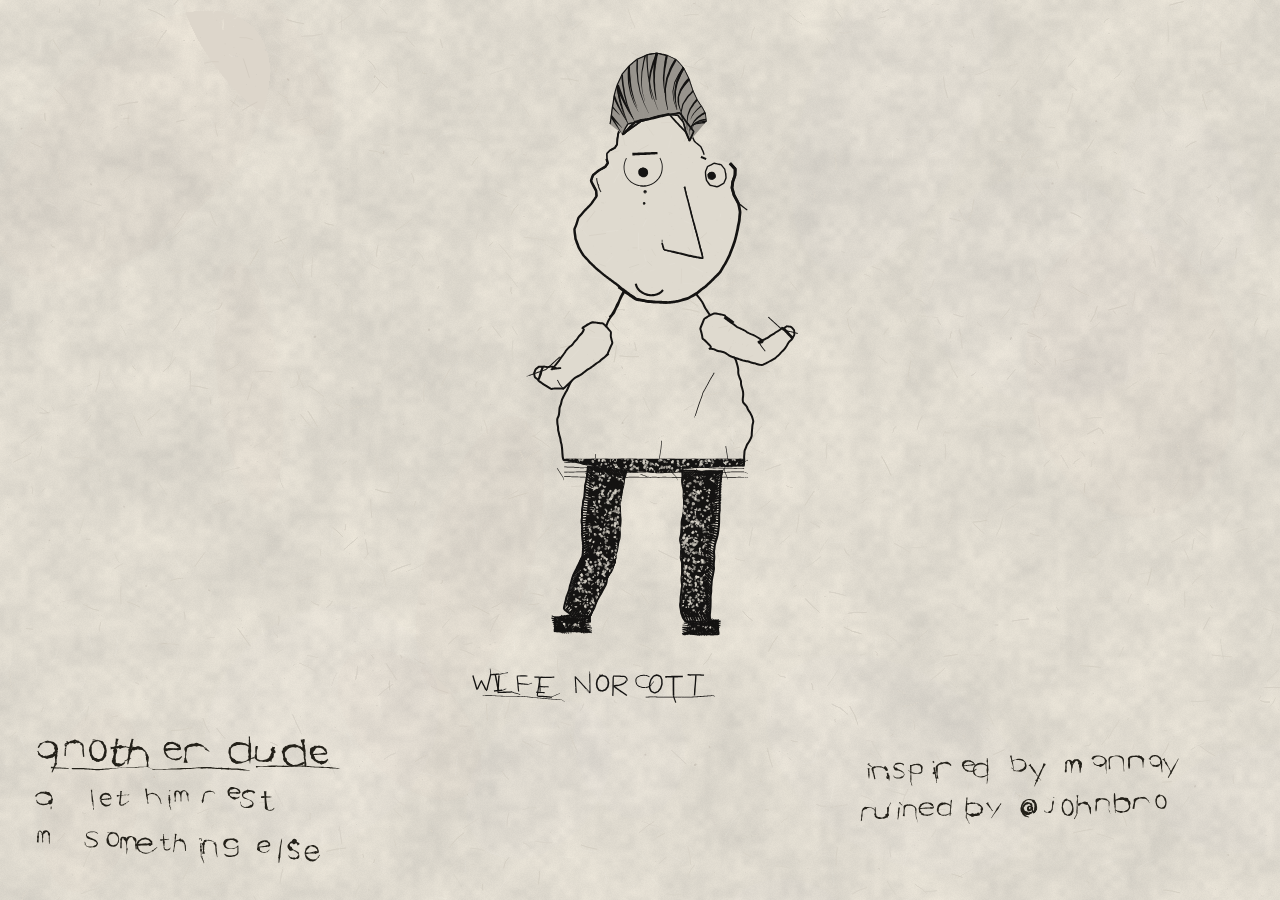
<file: index.html>
<!DOCTYPE html>
<html lang="en">
<head>
  <meta charset="UTF-8" />
  <meta name="viewport" content="width=device-width, initial-scale=1, viewport-fit=cover" />
  <title>a dude</title>
  <meta name="description" content="Click a button, get a doodle dude. Canvas 2D faces pinned to a 3D skull." />
  <meta property="og:title" content="a dude" />
  <meta property="og:description" content="Click a button, get a doodle dude." />
  <meta property="og:type" content="website" />
  <meta property="og:url" content="https://johnbr0phy.github.io/faces/" />
  <meta property="og:image" content="https://johnbr0phy.github.io/faces/og.jpg" />
  <meta name="twitter:card" content="summary_large_image" />
  <meta name="twitter:image" content="https://johnbr0phy.github.io/faces/og.jpg" />
  <link rel="stylesheet" href="styles.css" />
</head>
<body>
  <main class="sheet">
    <span id="tally" class="sr">dude nº 1</span>
    <canvas id="page" aria-label="A doodle of a person"></canvas>
    <!-- Everything is drawn on the paper. These sit invisibly on top of where
         it is drawn, so the label is a real button and the credits are real
         links without anything being typeset. -->
    <button id="another" type="button" aria-label="another dude"></button>
    <a id="link-a" href="https://x.com/mannay/status/2087522034351796728" target="_blank" rel="noopener" aria-label="inspired by mannay"></a>
    <a id="link-b" href="https://x.com/johnbr0" target="_blank" rel="noopener" aria-label="ruined by @johnbr0"></a>
    <button id="move" type="button" aria-label="make him move"></button>
    <button id="motion" type="button" aria-label="give him something else to do"></button>
    <!-- A phone puts a home indicator over the bottom of the sheet. This is
         measured rather than guessed, and the footer is kept above it. -->
    <i id="safe" aria-hidden="true"></i>
  </main>
  <script src="dude.js"></script>
</body>
</html>
</file>
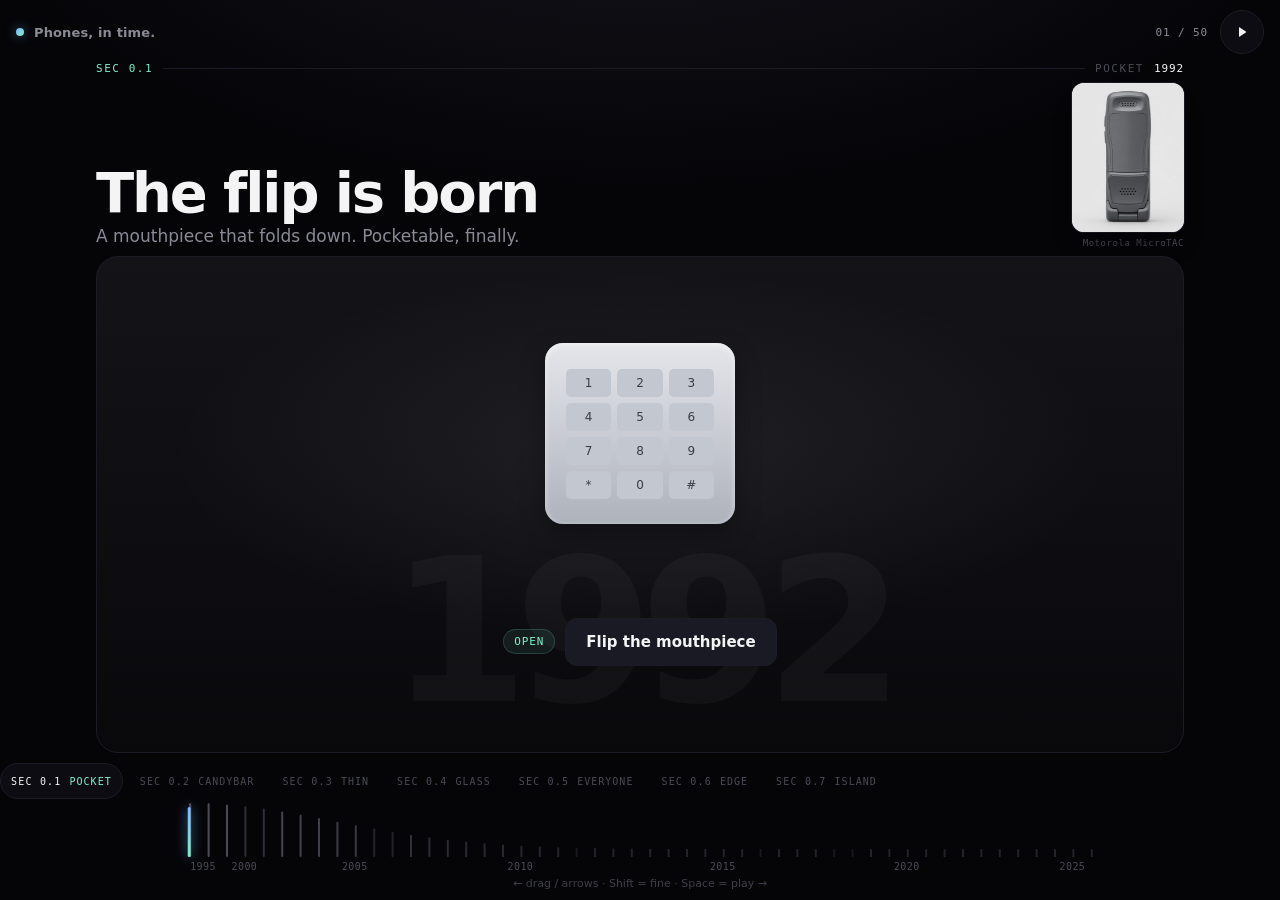
<file: phone-timeline/index.html>
<!doctype html>
<html lang="en">
<head>
  <meta charset="utf-8">
  <meta name="viewport" content="width=device-width, initial-scale=1, viewport-fit=cover">
  <meta name="theme-color" content="#050508">
  <meta name="description" content="Scrub a product story of 50 phones, 1992–2026. Each stop's signature feature is the page — play Snake, flip a RAZR, tap SpringBoard, wake the Dynamic Island.">
  <meta property="og:title" content="Phones, in time.">
  <meta property="og:description" content="A scrubbable product story of 50 phones. The demo is the page.">
  <title>Phones, in time.</title>
  <link rel="icon" href="data:image/svg+xml,%3Csvg xmlns='http://www.w3.org/2000/svg' viewBox='0 0 32 32'%3E%3Crect x='9' y='3' width='14' height='26' rx='3' fill='%23050508'/%3E%3Crect x='11' y='6' width='10' height='17' rx='1' fill='%237cb8ff'/%3E%3Ccircle cx='16' cy='26' r='1.4' fill='%23fff'/%3E%3C/svg%3E">
  <link rel="stylesheet" href="styles.css">
  <link rel="stylesheet" href="demos.css">
  <script src="phones.js"></script>
  <script src="demos.js" defer></script>
  <script src="app.js" defer></script>
</head>
<body>
  <div class="app">
    <header class="topbar">
      <div class="brand">
        <span class="brand-dot" aria-hidden="true"></span>
        <h1>Phones, in time.</h1>
      </div>
      <div class="topbar-right">
        <span class="counter" id="counter">01 / 50</span>
        <button class="play" type="button" id="play" aria-label="Play through the timeline" aria-pressed="false" title="Play / pause">
          <svg class="play-icon" viewBox="0 0 12 12" aria-hidden="true"><path d="M3 1.8a.5.5 0 0 1 .8-.4l6 4.1a.6.6 0 0 1 0 1l-6 4.1a.5.5 0 0 1-.8-.4Z"/></svg>
          <svg class="pause-icon" viewBox="0 0 12 12" aria-hidden="true"><rect x="2.7" y="2" width="2.2" height="8" rx=".6"/><rect x="7.1" y="2" width="2.2" height="8" rx=".6"/></svg>
        </button>
      </div>
    </header>

    <main>
      <section class="beat" aria-live="off">
        <div class="story" id="story">
          <div class="story-kicker">
            <span class="sec" id="sec">SEC 0.1</span>
            <span class="story-rule" aria-hidden="true"></span>
            <span class="chapter-name" id="chapter">POCKET</span>
            <span class="year" id="year">1992</span>
          </div>
          <div class="story-row">
            <div class="story-copy">
              <h2 class="headline" id="headline">The flip is born</h2>
              <p class="eli5" id="eli5">A mouthpiece that folds down. Pocketable, finally.</p>
            </div>
            <figure class="specimen" id="specimen">
              <div class="specimen-frame" aria-label="Phone specimen">
                <div class="hero-stack" id="hero-stack" aria-hidden="true"></div>
              </div>
              <figcaption>
                <span class="specimen-name" id="name">Motorola MicroTAC</span>
              </figcaption>
            </figure>
          </div>
        </div>

        <div class="demo-hero" id="demo-hero" data-demo="flip_mouthpiece">
          <div class="year-ghost" id="year-ghost" aria-hidden="true">1992</div>
          <div class="demo-stage" id="demo" role="group" aria-label="Interactive feature demo"></div>
        </div>
      </section>

      <nav class="chapters" id="chapters" aria-label="Eras"></nav>

      <div class="timeline">
        <div class="ruler" id="ruler" role="slider" tabindex="0"
             aria-label="Phone timeline, 1992 to 2026"
             aria-valuemin="0" aria-valuemax="49" aria-valuenow="0"
             aria-valuetext="Motorola MicroTAC, 1992, 1 of 50"
             aria-orientation="horizontal" aria-describedby="timeline-instructions">
          <div class="tick-viewport" id="ticks" aria-hidden="true"></div>
          <div class="decades" id="decades" aria-hidden="true"></div>
          <div class="playhead" id="playhead" aria-hidden="true"></div>
        </div>
        <div class="scrub-hint" aria-hidden="true">
          <span>&#8592; drag / arrows &middot; Shift = fine &middot; Space = play &#8594;</span>
        </div>
      </div>
    </main>

    <p id="timeline-instructions" class="sr-only">Click or drag along the timeline to choose a phone. Left and Right arrow keys change phones. Hold Shift for finer steps. Press Home for the first phone, End for the last, or Space to play or pause.</p>
    <p id="announcement" class="sr-only" role="status" aria-live="polite" aria-atomic="true"></p>
    <noscript><p class="no-script">Enable JavaScript to scrub through 50 phones and their live demos.</p></noscript>
  </div>
</body>
</html>
</file>
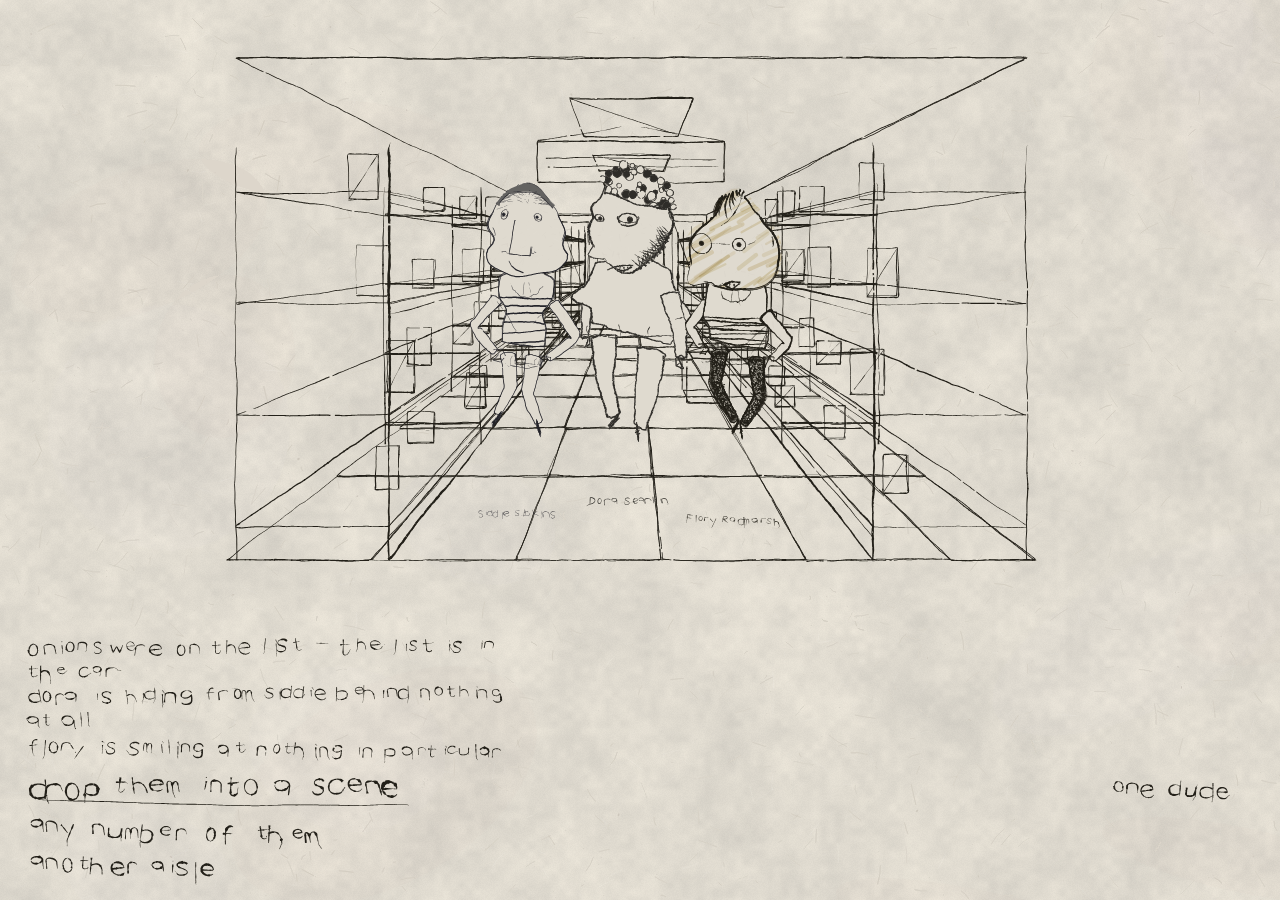
<file: aisle.html>
<!DOCTYPE html>
<html lang="en">
<head>
  <meta charset="UTF-8" />
  <meta name="viewport" content="width=device-width, initial-scale=1, viewport-fit=cover" />
  <title>the weekly shop</title>
  <meta name="description" content="A few dudes in an aisle. Work in progress." />
  <meta property="og:title" content="the weekly shop" />
  <meta property="og:description" content="A few dudes in an aisle. Work in progress." />
  <meta property="og:type" content="website" />
  <meta property="og:url" content="https://johnbr0phy.github.io/faces/aisle.html" />
  <meta property="og:image" content="https://johnbr0phy.github.io/faces/og.jpg" />
  <meta name="twitter:card" content="summary_large_image" />
  <meta name="twitter:image" content="https://johnbr0phy.github.io/faces/og.jpg" />
  <link rel="stylesheet" href="styles.css" />
</head>
<body>
  <main class="sheet">
    <span id="tally" class="sr">a scene</span>
    <canvas id="scene" aria-label="A doodle of people in a shop aisle"></canvas>
    <button id="drop" type="button" aria-label="drop them into a scene"></button>
    <button id="count" type="button" aria-label="how many of them"></button>
    <button id="aisle" type="button" aria-label="another aisle"></button>
    <a id="home" href="./" aria-label="one dude"></a>
    <i id="safe" aria-hidden="true"></i>
  </main>
  <script src="dude-wip.js"></script>
  <script src="scene.js"></script>
</body>
</html>
</file>
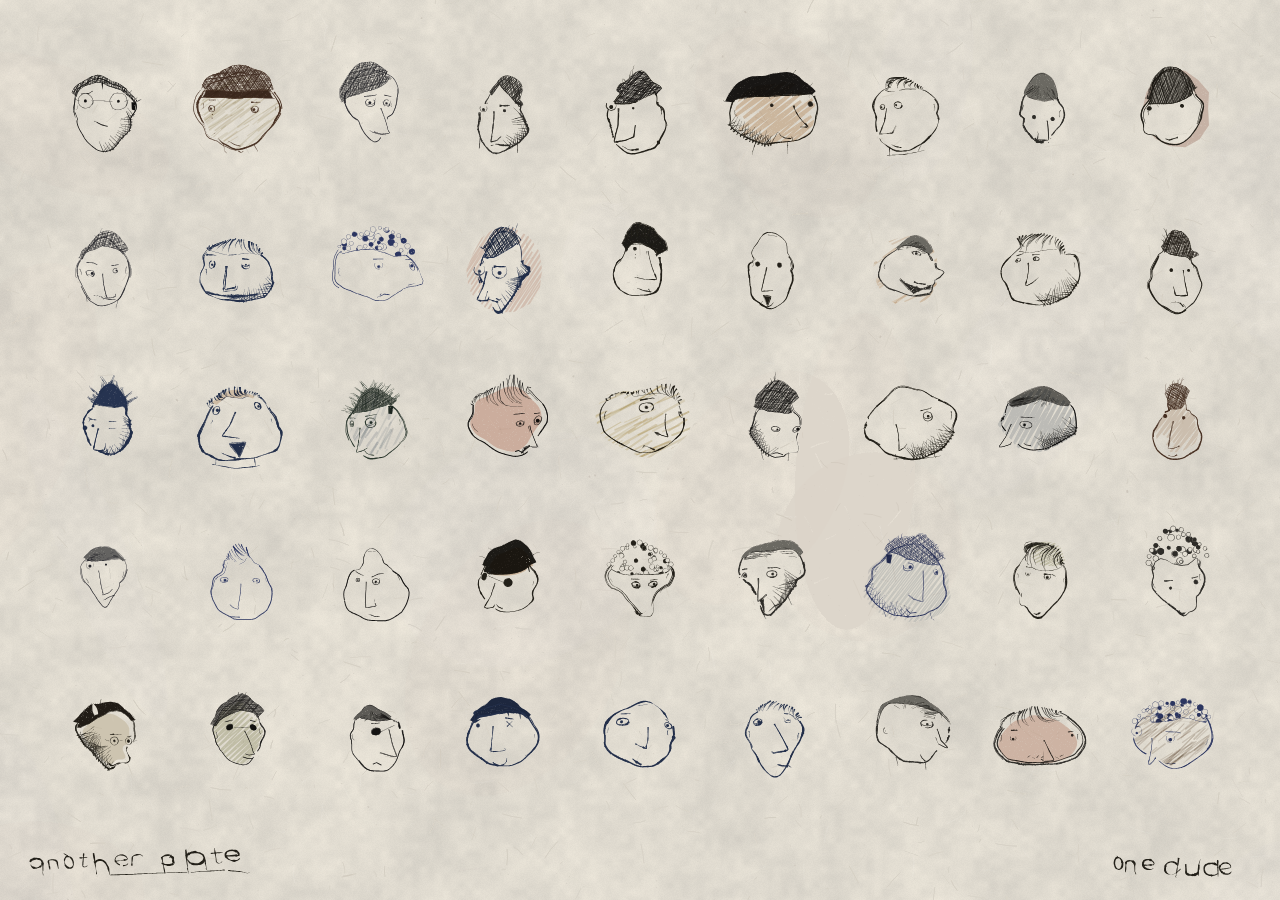
<file: plate.html>
<!DOCTYPE html>
<html lang="en">
<head>
  <meta charset="UTF-8" />
  <meta name="viewport" content="width=device-width, initial-scale=1, viewport-fit=cover" />
  <title>a plate</title>
  <meta name="description" content="A sheet of heads. Click one and they look around." />
  <meta property="og:title" content="a plate" />
  <meta property="og:description" content="A sheet of heads. Click one and they look around." />
  <meta property="og:type" content="website" />
  <meta property="og:url" content="https://johnbr0phy.github.io/faces/plate.html" />
  <meta property="og:image" content="https://johnbr0phy.github.io/faces/og.jpg" />
  <meta name="twitter:card" content="summary_large_image" />
  <meta name="twitter:image" content="https://johnbr0phy.github.io/faces/og.jpg" />
  <link rel="stylesheet" href="styles.css?v=7" />
</head>
<body>
  <main class="sheet">
    <span id="tally" class="sr">a plate of heads</span>
    <canvas id="plate" width="720" height="920" aria-label="A sheet of doodle heads. Click one and they look side to side."></canvas>
    <button id="another" type="button" aria-label="another plate"></button>
    <a id="home" href="./" aria-label="one dude"></a>
    <i id="safe" aria-hidden="true"></i>
  </main>
  <script src="dude-wip.js?v=7"></script>
  <script src="plate.js?v=7"></script>
</body>
</html>
</file>
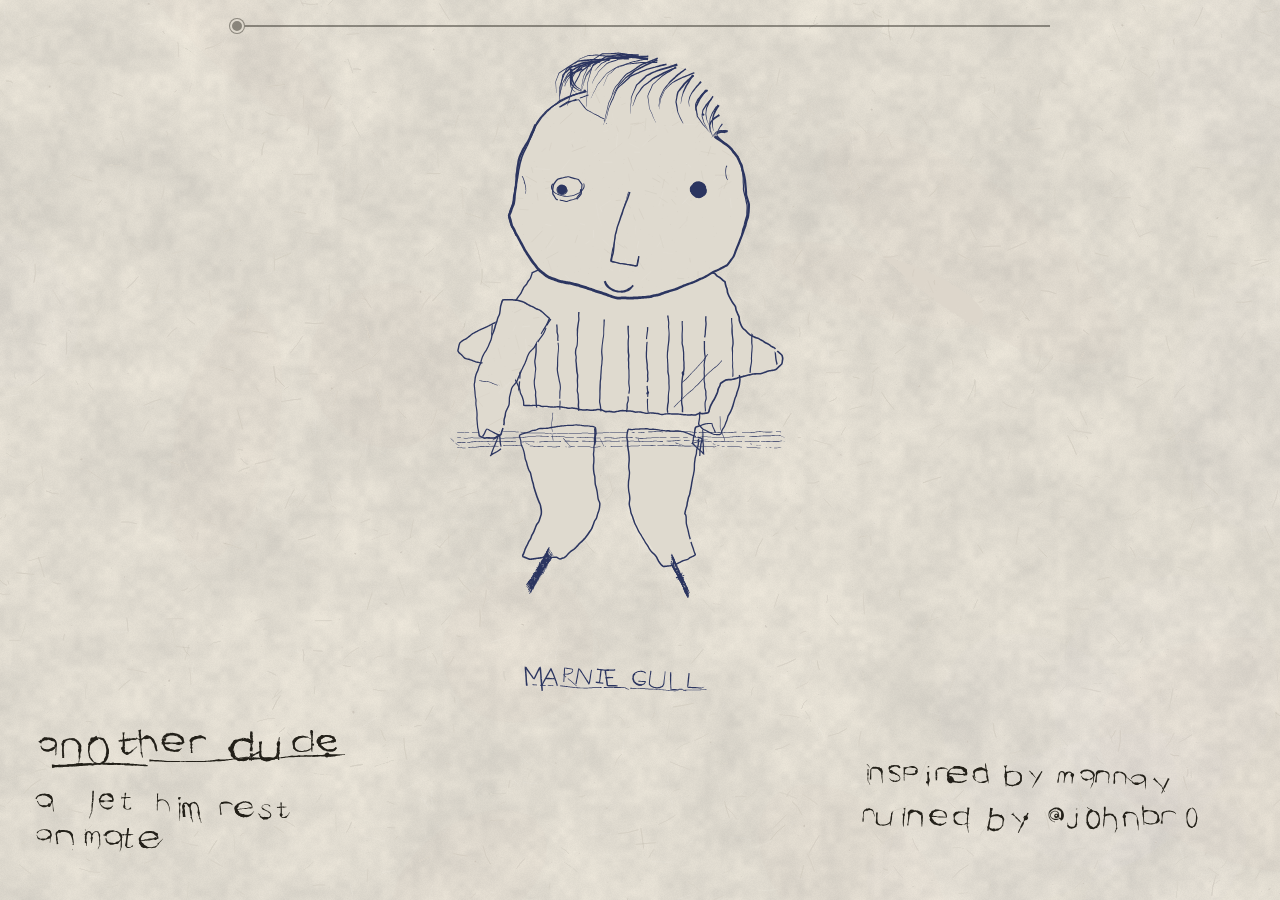
<file: v2.html>
<!DOCTYPE html>
<html lang="en">
<head>
  <meta charset="UTF-8" />
  <meta name="viewport" content="width=device-width, initial-scale=1, viewport-fit=cover" />
  <title>a dude · next</title>
  <meta name="description" content="Walking around him. A preview — not the page." />
  <meta property="og:title" content="a dude · next" />
  <meta property="og:description" content="Walking around him. A preview — not the page." />
  <meta property="og:type" content="website" />
  <meta property="og:url" content="https://johnbr0phy.github.io/faces/v2.html" />
  <meta property="og:image" content="https://johnbr0phy.github.io/faces/og.jpg" />
  <meta name="twitter:card" content="summary_large_image" />
  <meta name="twitter:image" content="https://johnbr0phy.github.io/faces/og.jpg" />
  <link rel="stylesheet" href="styles.css" />
</head>
<body>
  <main class="sheet">
    <span id="tally" class="sr">dude nº 1</span>
    <canvas id="page" aria-label="A doodle of a person, you can walk around him"></canvas>
    <button id="another" type="button" aria-label="another dude"></button>
    <a id="link-a" href="https://x.com/mannay/status/2087522034351796728" target="_blank" rel="noopener" aria-label="inspired by mannay"></a>
    <a id="link-b" href="https://x.com/johnbr0" target="_blank" rel="noopener" aria-label="ruined by @johnbr0"></a>
    <button id="move" type="button" aria-label="make him move"></button>
    <button id="motion" type="button" aria-label="give him something else to do"></button>
    <input id="spin" type="range" min="0" max="360" value="0" step="1" aria-label="spin around him" />
    <i id="safe" aria-hidden="true"></i>
  </main>
  <script src="dude-wip.js"></script>
</body>
</html>
</file>
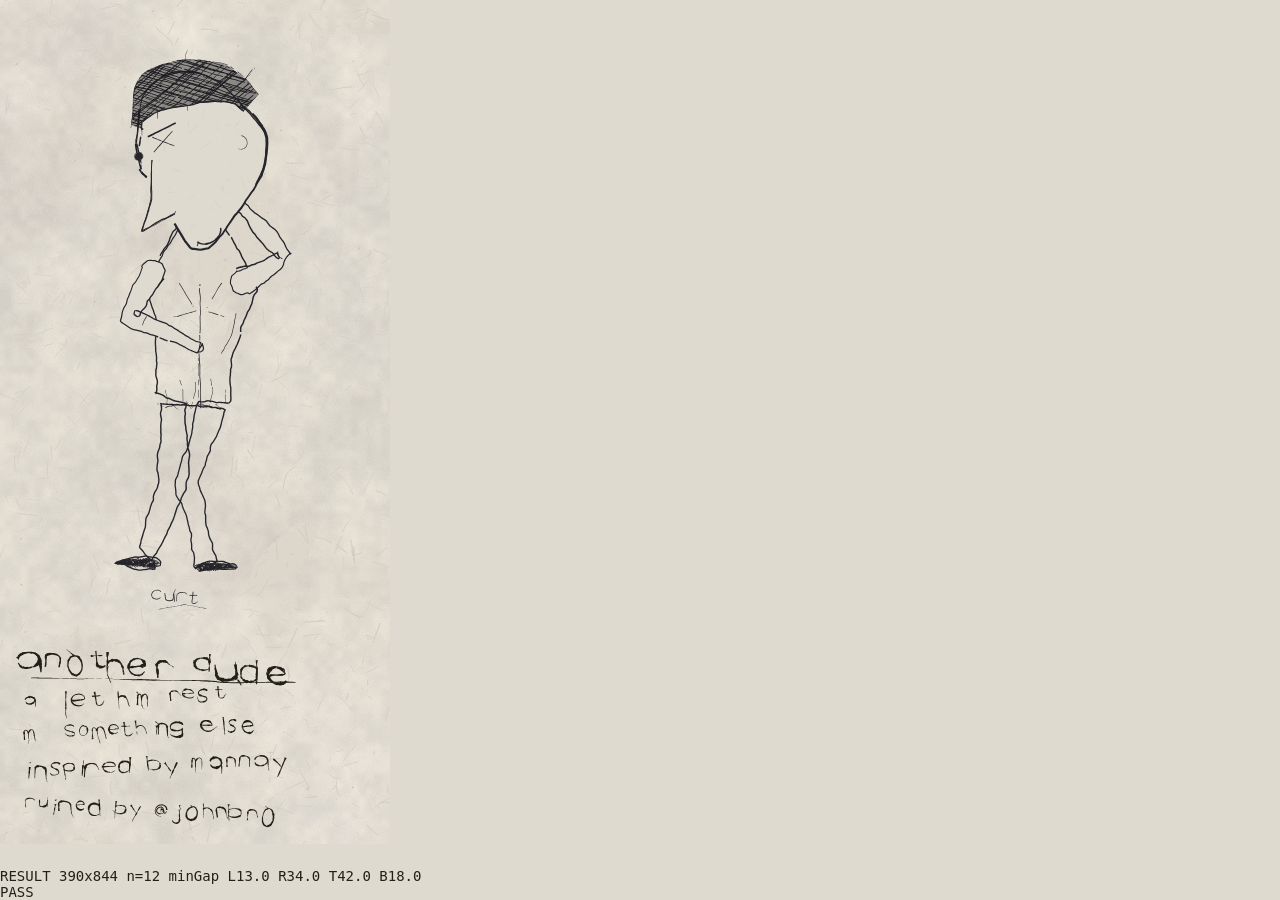
<file: scripts/fit-check.html>
<!DOCTYPE html>
<html lang="en">
<head>
  <meta charset="UTF-8" />
  <title>fit check</title>
  <link rel="stylesheet" href="../styles.css" />
  <style>html,body{overflow:visible} .sheet{width:var(--w);height:var(--h)}</style>
  <script>
    (function(){
      var q=new URLSearchParams(location.search);
      var st=document.createElement("style");
      st.textContent=":root{--w:"+(q.get("w")||390)+"px;--h:"+(q.get("h")||844)+"px}";
      document.head.appendChild(st);
    })();
  </script>
</head>
<body>
  <main class="sheet">
    <span id="tally" class="sr">dude nº 1</span>
    <canvas id="page"></canvas>
    <button id="another" type="button"></button>
    <a id="link-a" href="#"></a>
    <a id="link-b" href="#"></a>
  </main>
  <script src="../dude.js"></script>
  <script src="fit-check.js"></script>
</body>
</html>
</file>
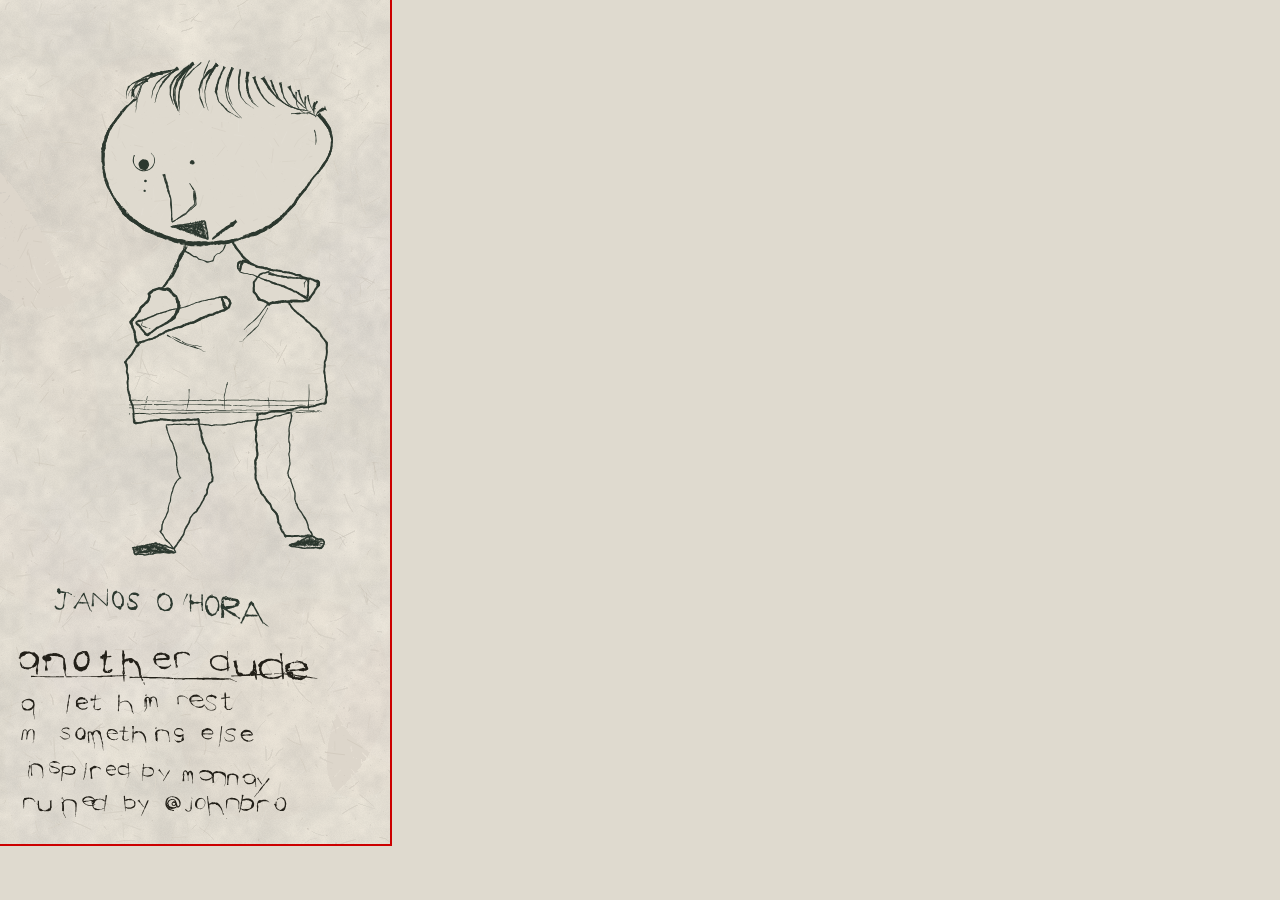
<file: scripts/sheet-size.html>
<!DOCTYPE html>
<html lang="en">
<head>
  <meta charset="UTF-8" />
  <title>a dude — size harness</title>
  <link rel="stylesheet" href="../styles.css" />
  <style>
    html,body{overflow:visible}
    .sheet{width:var(--w);height:var(--h);outline:2px solid #c00;outline-offset:0}
    body.hit #another{background:rgba(255,0,0,.30)}
    body.hit #link-a{background:rgba(0,90,255,.30)}
    body.hit #link-b{background:rgba(0,190,0,.30)}
  </style>
  <script>
    (function(){
      var q=new URLSearchParams(location.search);
      var w=q.get("w")||390, h=q.get("h")||844;
      var st=document.createElement("style");
      st.textContent=":root{--w:"+w+"px;--h:"+h+"px}";
      document.head.appendChild(st);
      if(q.get("hit")) document.addEventListener("DOMContentLoaded",function(){document.body.classList.add("hit");});
    })();
  </script>
</head>
<body>
  <main class="sheet">
    <span id="tally" class="sr">dude nº 1</span>
    <canvas id="page" aria-label="A doodle of a person"></canvas>
    <button id="another" type="button" aria-label="another dude"></button>
    <a id="link-a" href="https://x.com/mannay/status/2087522034351796728" aria-label="inspired by mannay"></a>
    <a id="link-b" href="https://x.com/johnbr0" aria-label="ruined by @johnbr0"></a>
  </main>
  <script src="../dude.js"></script>
</body>
</html>
</file>
<file: styles.css>
:root {
  --paper: #dfdacf;
  --ink: #232019;
}

* { box-sizing: border-box; }

html, body {
  margin: 0;
  height: 100%;
  background: var(--paper);
  color: var(--ink);
  overflow: hidden;
  overscroll-behavior: none;
}

.sheet {
  position: relative;
  width: 100%;
  height: 100dvh;
  background: var(--paper);
}

.sr {
  position: absolute;
  width: 1px;
  height: 1px;
  overflow: hidden;
  clip: rect(0 0 0 0);
}

#page,
#scene,
#plate,
.sheet canvas {
  display: block;
  width: 100%;
  height: 100%;
  touch-action: manipulation;
}

#plate {
  position: absolute;
  inset: 0;
  cursor: pointer;
}

/* Invisible hit areas sitting over the marks drawn on the paper. Their
   positions are set from script to match exactly where the ink landed. */
#another,
#link-a,
#link-b,
#move,
#motion,
#drop,
#count,
#aisle,
#home {
  position: absolute;
  appearance: none;
  background: transparent;
  border: 0;
  padding: 0;
  margin: 0;
  cursor: pointer;
  -webkit-tap-highlight-color: transparent;
}

/* The words themselves are ink, so a press cannot change them. A breath of
   shadow on the paper under the thumb is the whole feedback. */
#another:active,
#link-a:active,
#link-b:active,
#move:active,
#motion:active,
#drop:active,
#count:active,
#aisle:active,
#home:active { background: rgba(35, 32, 25, 0.08); }

#another:focus-visible,
#link-a:focus-visible,
#link-b:focus-visible,
#move:focus-visible,
#motion:focus-visible,
#drop:focus-visible,
#count:focus-visible,
#aisle:focus-visible,
#home:focus-visible {
  outline: 1px dashed var(--ink);
  outline-offset: 3px;
}

#spin {
  position: absolute;
  left: 18%;
  right: 18%;
  top: 12px;
  z-index: 5;
  appearance: none;
  -webkit-appearance: none;
  background: transparent;
  border: 0;
  padding: 0;
  margin: 0;
  cursor: pointer;
  height: 28px;
}
#spin::-webkit-slider-runnable-track {
  height: 2px;
  background: var(--ink);
  opacity: 0.45;
}
#spin::-moz-range-track {
  height: 2px;
  background: var(--ink);
  opacity: 0.45;
}
#spin::-webkit-slider-thumb {
  -webkit-appearance: none;
  appearance: none;
  width: 14px;
  height: 14px;
  margin-top: -6px;
  border-radius: 50%;
  background: var(--ink);
  border: 2px solid var(--paper);
  box-shadow: 0 0 0 1px var(--ink);
}
#spin::-moz-range-thumb {
  width: 14px;
  height: 14px;
  border-radius: 50%;
  background: var(--ink);
  border: 2px solid var(--paper);
  box-shadow: 0 0 0 1px var(--ink);
}
#spin:focus-visible {
  outline: 1px dashed var(--ink);
  outline-offset: 3px;
}

/* Measured, not typeset: script reads this box's height to find out how much
   of the bottom of the sheet the phone's home indicator is sitting on. */
#safe {
  position: absolute;
  left: 0;
  bottom: 0;
  width: 0;
  height: env(safe-area-inset-bottom, 0px);
  pointer-events: none;
}
</file>
<file: phone-timeline/styles.css>
*, *::before, *::after { box-sizing: border-box; }
:root {
  color-scheme: dark;
  --bg: #050508;
  --bg-2: #0c0c12;
  --panel: #101018;
  --line: #1c1c26;
  --ink: #f4f4f5;
  --muted: #8a8a96;
  --faint: #4a4a56;
  --accent: #7cb8ff;
  --mint: #7cf0c8;
  --mono: ui-monospace, "SF Mono", Menlo, Consolas, monospace;
  --sans: -apple-system, BlinkMacSystemFont, "SF Pro Text", "Helvetica Neue", system-ui, sans-serif;
  font-family: var(--sans);
  color: var(--ink);
  background: var(--bg);
}
html, body { height: 100%; }
body {
  margin: 0;
  -webkit-font-smoothing: antialiased;
  overflow: hidden;
  background: radial-gradient(1200px 640px at 50% -20%, #16161f 0%, var(--bg) 58%);
}
button, a { -webkit-tap-highlight-color: transparent; }
button { font: inherit; color: inherit; cursor: pointer; }
:focus-visible { outline: 2px solid var(--accent); outline-offset: 3px; border-radius: 6px; }
.sr-only { position: absolute; width: 1px; height: 1px; padding: 0; margin: -1px; overflow: hidden; clip: rect(0,0,0,0); white-space: nowrap; border: 0; }

.app { height: 100svh; display: flex; flex-direction: column; min-height: 0; }

/* ---- Top bar ---- */
.topbar {
  display: flex; align-items: center; justify-content: space-between; gap: 12px;
  padding: max(10px, env(safe-area-inset-top)) max(16px, env(safe-area-inset-right)) 8px max(16px, env(safe-area-inset-left));
  flex: 0 0 auto;
}
.brand { display: flex; align-items: center; gap: 10px; min-width: 0; }
.brand-dot {
  width: 8px; height: 8px; border-radius: 50%;
  background: linear-gradient(135deg, var(--accent), var(--mint));
  box-shadow: 0 0 12px rgba(124,184,255,.55);
  flex: 0 0 auto;
}
.topbar h1 {
  font-size: 13px; font-weight: 600; margin: 0; letter-spacing: .01em;
  white-space: nowrap; overflow: hidden; text-overflow: ellipsis; color: var(--muted);
}
.topbar-right { display: flex; align-items: center; gap: 12px; flex: 0 0 auto; }
.counter { font-family: var(--mono); font-size: 11px; color: var(--muted); font-variant-numeric: tabular-nums; letter-spacing: .08em; }
.play {
  width: 44px; height: 44px; padding: 0;
  border: 1px solid var(--line); border-radius: 50%;
  background: var(--bg-2); display: grid; place-items: center;
}
.play:hover { background: #16161e; }
.play svg { width: 12px; height: 12px; fill: var(--ink); }
.play .pause-icon { display: none; }
.play[aria-pressed="true"] .play-icon { display: none; }
.play[aria-pressed="true"] .pause-icon { display: block; }

/* ---- Beat: story + demo hero ---- */
main { flex: 1; min-height: 0; display: flex; flex-direction: column; }
.beat {
  flex: 1; min-height: 0; display: flex; flex-direction: column;
  padding: 0 max(16px, env(safe-area-inset-right)) 0 max(16px, env(safe-area-inset-left));
  max-width: 1120px; width: 100%; margin: 0 auto;
}

.story { flex: 0 0 auto; padding-bottom: 8px; }
.story.is-swap .story-copy { animation: story-in .42s cubic-bezier(.2,.8,.2,1); }
@keyframes story-in {
  from { opacity: 0; transform: translateY(8px); }
  to { opacity: 1; transform: none; }
}

.story-kicker {
  display: flex; align-items: center; gap: 10px;
  font-family: var(--mono); font-size: 11px; letter-spacing: .14em;
  text-transform: uppercase; color: var(--muted); margin-bottom: 8px;
}
.sec { color: var(--mint); }
.story-rule { flex: 1; height: 1px; background: var(--line); min-width: 16px; }
.chapter-name { color: var(--faint); }
.year { color: var(--ink); font-variant-numeric: tabular-nums; letter-spacing: .08em; }

.story-row { display: flex; align-items: flex-end; justify-content: space-between; gap: 16px; }
.story-copy { min-width: 0; flex: 1; }
.headline {
  font-size: clamp(28px, 6.4vw, 56px);
  font-weight: 650; letter-spacing: -0.038em; line-height: 0.96;
  margin: 0 0 6px;
}
.eli5 {
  margin: 0; font-size: clamp(14px, 2.1vw, 17px);
  line-height: 1.35; color: var(--muted); max-width: 36em;
}

/* Specimen photo — supports the demo, never the other way around */
.specimen { margin: 0; flex: 0 0 auto; display: grid; justify-items: end; gap: 6px; }
.specimen-frame {
  position: relative; aspect-ratio: 3 / 4;
  width: clamp(64px, 11vw, 112px);
  border-radius: 12px; overflow: hidden;
  background: #e8e8e8;
  box-shadow: 0 16px 32px -18px rgba(0,0,0,.85), 0 0 0 1px var(--line);
}
.hero-stack { position: absolute; inset: 0; }
.hero-stack img {
  position: absolute; inset: 0; width: 100%; height: 100%;
  object-fit: contain; object-position: center; opacity: 0;
  will-change: opacity; user-select: none; -webkit-user-drag: none;
}
.specimen-name {
  font-family: var(--mono); font-size: 9px; letter-spacing: .06em;
  color: var(--faint); text-align: right; display: block;
  max-width: 112px; white-space: nowrap; overflow: hidden; text-overflow: ellipsis;
}

/* ---- Demo IS the page ---- */
.demo-hero {
  flex: 1; min-height: 0; position: relative;
  display: grid; place-items: center;
  border-radius: 22px;
  background:
    radial-gradient(90% 80% at 50% 30%, rgba(124,184,255,.06), transparent 55%),
    linear-gradient(180deg, #0e0e14 0%, #08080c 100%);
  border: 1px solid var(--line);
  overflow: hidden;
  isolation: isolate;
}
.demo-hero[data-demo="snake"] {
  background:
    radial-gradient(80% 70% at 50% 40%, rgba(158,168,125,.16), transparent 60%),
    linear-gradient(180deg, #12140e 0%, #08090a 100%);
}
.demo-hero[data-demo="flip_animation"],
.demo-hero[data-demo="clamshell"],
.demo-hero[data-demo="flip_mouthpiece"] {
  background:
    radial-gradient(70% 60% at 50% 40%, rgba(220,224,232,.08), transparent 62%),
    linear-gradient(180deg, #141418 0%, #09090c 100%);
}
.demo-hero[data-demo="springboard"] {
  background:
    radial-gradient(80% 70% at 50% 30%, rgba(58,109,181,.18), transparent 58%),
    linear-gradient(180deg, #0c1220 0%, #07080c 100%);
}
.demo-hero[data-demo="dynamic_island"] {
  background:
    radial-gradient(70% 60% at 50% 20%, rgba(255,255,255,.05), transparent 55%),
    linear-gradient(180deg, #0a0a0e 0%, #050508 100%);
}
.year-ghost {
  position: absolute; inset: auto 0 8%;
  text-align: center;
  font-size: clamp(72px, 22vw, 200px);
  font-weight: 700; letter-spacing: -0.07em; line-height: 0.8;
  color: rgba(255,255,255,.034);
  pointer-events: none; user-select: none; z-index: 0;
}
.demo-stage {
  position: relative; z-index: 1;
  width: 100%; height: 100%; min-height: 0;
  display: grid; place-items: center;
  padding: clamp(10px, 2vw, 22px);
}
.demo-hero.is-enter .demo-stage > * {
  animation: demo-in .48s cubic-bezier(.16,1,.3,1);
}
@keyframes demo-in {
  from { opacity: 0; transform: translateY(14px) scale(.975); }
  to { opacity: 1; transform: none; }
}

/* ---- Chapter markers ---- */
.chapters {
  display: flex; gap: 6px; flex: 0 0 auto;
  padding: 10px 0 4px;
  overflow-x: auto; -webkit-overflow-scrolling: touch;
  scrollbar-width: none;
}
.chapters::-webkit-scrollbar { display: none; }
.chapters button {
  flex: 0 0 auto;
  border: 1px solid transparent;
  background: transparent;
  color: var(--faint);
  font-family: var(--mono);
  font-size: 10px; letter-spacing: .12em;
  padding: 8px 10px; border-radius: 999px;
  min-height: 36px;
  display: inline-flex; align-items: center; gap: 8px;
}
.chapters .ch-name { color: inherit; letter-spacing: .1em; }
.chapters button[aria-current="true"] {
  color: var(--ink);
  border-color: var(--line);
  background: var(--bg-2);
}
.chapters button[aria-current="true"] .ch-name { color: var(--mint); }
.chapters button:hover { color: var(--ink); }

/* ---- Timeline scrubber (Mac-buttons UX) ---- */
.timeline {
  flex: 0 0 auto;
  padding: 2px max(18px, env(safe-area-inset-right)) max(10px, env(safe-area-inset-bottom)) max(18px, env(safe-area-inset-left));
}
.ruler {
  position: relative; width: min(920px, 100%); margin: 0 auto;
  height: 72px; touch-action: pan-y; cursor: grab;
  user-select: none; -webkit-user-select: none;
}
.ruler.dragging { cursor: grabbing; }
.tick-viewport { position: absolute; inset: 10px 0 20px; pointer-events: none; }
.tick {
  position: absolute; bottom: 0; width: 2px; height: 44px; border-radius: 2px;
  background: #3a3a46; transform-origin: bottom center;
}
.tick.era { background: #5a5a68; }
.playhead {
  position: absolute; width: 3px; height: 50px; left: 0; bottom: 20px; border-radius: 2px;
  background: linear-gradient(180deg, var(--accent), var(--mint));
  box-shadow: 0 0 12px rgba(124,184,255,.75); pointer-events: none;
}
.decades { position: absolute; left: 0; right: 0; bottom: 0; height: 16px; pointer-events: none; }
.decades span {
  position: absolute; transform: translateX(-50%);
  font-family: var(--mono); font-size: 10px; color: var(--faint);
  font-variant-numeric: tabular-nums; letter-spacing: .04em;
}
.scrub-hint { text-align: center; font-size: 11px; color: #3f3f4a; margin-top: 0; }
.no-script { text-align: center; padding: 40px; }

/* ---- Phone-first ---- */
@media (max-width: 780px) {
  .headline { font-size: clamp(26px, 8vw, 40px); }
  .eli5 { font-size: 14px; }
  .specimen-frame { width: 64px; border-radius: 10px; }
  .demo-hero { border-radius: 18px; }
  .story-kicker { margin-bottom: 6px; }
  .chapters { padding-top: 8px; }
  .chapters button { padding: 8px 8px; letter-spacing: .08em; }
  .chapters .ch-name { display: none; }
}
@media (max-width: 780px) and (max-height: 720px) {
  .eli5 { display: none; }
  .specimen-name { display: none; }
  .chapters { display: none; }
  .scrub-hint { display: none; }
  .ruler { height: 64px; }
  .headline { font-size: clamp(22px, 6.5vw, 32px); margin-bottom: 4px; }
}
@media (prefers-reduced-motion: reduce) {
  .hero-stack img, .story.is-swap .story-copy, .demo-hero.is-enter .demo-stage > * {
    animation: none !important; transition: none !important;
  }
}
</file>
<file: phone-timeline/demos.css>
/* Hero-scale demos. Tap targets stay ≥ 44px. Motion is physical, not decorative. */

.d-col {
  display: flex; flex-direction: column; align-items: center; justify-content: center;
  gap: 12px; width: 100%; height: 100%; min-height: 0;
}
.d-row { display: flex; align-items: center; gap: 10px; flex-wrap: wrap; justify-content: center; }
.d-btn {
  border: 1px solid var(--line); background: #1a1a24; color: var(--ink);
  padding: 10px 16px; border-radius: 12px; font-size: 14px; font-weight: 550; min-height: 44px;
}
.d-btn-lg { min-height: 48px; padding: 12px 20px; font-size: 15px; }
.d-btn:hover { background: #242432; }
.d-btn:active { transform: translateY(1px); }
.d-hint { font-size: 12px; color: #6f6f7b; text-align: center; }
.d-tag {
  font-family: var(--mono); font-size: 11px; letter-spacing: .08em; text-transform: uppercase;
  color: var(--mint); background: rgba(124,240,200,.08);
  border: 1px solid rgba(124,240,200,.18); padding: 5px 10px; border-radius: 999px; white-space: nowrap;
}

/* ============ Snake — full-bleed LCD ============ */
.snake-hero { gap: 14px; }
.lcd-chrome {
  background: #1c2214; border-radius: 18px; padding: 10px 12px 14px;
  box-shadow: inset 0 0 0 3px #2a3220, 0 24px 48px -24px rgba(0,0,0,.7);
}
.lcd-bar {
  display: flex; justify-content: space-between; align-items: center;
  padding: 2px 4px 8px; gap: 12px;
}
.d-snake {
  display: block; width: min(58vmin, 520px); height: min(58vmin, 520px);
  border-radius: 6px; background: #9aaa6c; touch-action: none; outline: none;
  box-shadow: inset 0 0 0 3px #6d764f;
}
.d-snake:focus-visible { box-shadow: inset 0 0 0 3px #6d764f, 0 0 0 2px var(--accent); }
.d-score-wrap { font-family: var(--mono); font-size: 13px; color: #c5d0a0; font-variant-numeric: tabular-nums; }
.d-score { color: #eef3d4; font-weight: 700; }
.dpad {
  display: grid; grid-template-columns: repeat(3, 56px); grid-template-rows: repeat(2, 48px); gap: 6px;
}
.dpad .dp { padding: 0; font-size: 16px; min-height: 48px; }
.dpad .up { grid-column: 2; grid-row: 1; }
.dpad .left { grid-column: 1; grid-row: 2; }
.dpad .down { grid-column: 2; grid-row: 2; }
.dpad .right { grid-column: 3; grid-row: 2; }

/* ============ Flip phones ============ */
.flip-hero { gap: 18px; }
.flip-device {
  position: relative; width: min(28vmin, 220px);
  display: grid; justify-items: center; perspective: 900px; cursor: pointer;
}
.flip-base {
  width: 100%; aspect-ratio: 1 / .95;
  background: linear-gradient(#e4e6eb, #aeb2bb);
  border-radius: 18px;
  box-shadow: inset 0 2px 6px rgba(255,255,255,.55), 0 10px 24px rgba(0,0,0,.35);
  display: grid; place-items: center;
}
.flip-base.razr { background: linear-gradient(#f0f2f6, #b8bdc6); }
.flip-keys { display: grid; grid-template-columns: repeat(3, 1fr); gap: 6px; width: 78%; }
.flip-key {
  font-size: 12px; color: #3a3d45; text-align: center;
  background: #c3c7cf; border-radius: 5px; padding: 7px 0; min-height: 28px;
}
.flip-flap {
  width: 100%; aspect-ratio: 1 / .95;
  background: linear-gradient(#d4d7de, #9ba0a9);
  border-radius: 18px; transform-origin: bottom center;
  transform: rotateX(0deg);
  transition: transform .56s cubic-bezier(.4,1.4,.4,1);
  display: grid; place-items: center; backface-visibility: hidden;
  box-shadow: 0 8px 18px rgba(0,0,0,.35);
}
.flip-screen {
  width: 72%; height: 52%; border-radius: 8px;
  background: #12341f; color: #7dffb0;
  font: 700 16px var(--mono); display: grid; place-items: center;
}
.flip-flap.razr .flip-screen { background: #0a1826; color: #9fd0ff; }
.flip-device[data-open="false"] .flip-flap { transform: rotateX(-158deg); }
.flip-device.mouthpiece { width: min(24vmin, 190px); }
.flip-device.mouthpiece .flip-flap { width: 64%; aspect-ratio: 1.6 / 1; border-radius: 12px; }
.flip-device.mouthpiece[data-open="false"] .flip-flap { transform: rotateX(0deg); }
.flip-device.mouthpiece[data-open="true"] .flip-flap { transform: rotateX(150deg); }

/* ============ Sliders / Sidekick ============ */
.slide-device { position: relative; width: min(28vw, 130px); height: min(46vw, 210px); cursor: pointer; }
.slide-screen {
  position: absolute; inset: 0 0 auto 0; height: 100%;
  background: linear-gradient(#1a1a22, #05060a);
  border: 2px solid #2b2b35; border-radius: 20px; z-index: 2;
  display: grid; place-items: center;
  transition: transform .46s cubic-bezier(.5,1,.4,1);
}
.slide-glow { color: var(--accent); font: 700 14px var(--mono); letter-spacing: 1px; }
.slide-keys { position: absolute; left: 0; right: 0; bottom: 0; display: grid; gap: 4px; padding: 10px; background: #16161d; border-radius: 18px; }
.slide-keys.pad { grid-template-columns: repeat(3, 1fr); }
.slide-keys.qwe { grid-template-columns: repeat(10, 1fr); }
.slide-key { font-size: 9px; text-align: center; color: #cfcfe0; background: #24242e; border-radius: 4px; padding: 6px 0; }
.slide-device[data-open="true"] .slide-screen { transform: translateY(-42%); }
.slide-device.qwerty { width: min(52vw, 240px); height: min(28vw, 140px); }
.slide-device.qwerty .slide-screen { height: 100%; }
.slide-device.qwerty[data-open="true"] .slide-screen { transform: translateX(42%); }
.slide-device.qwerty .slide-keys { top: 0; }
.slide-device.twoway[data-open="true"] .slide-screen { transform: translateY(-38%); }

.swing-device { position: relative; width: min(70vw, 280px); height: min(28vw, 140px); }
.swing-kb { position: absolute; inset: 0; background: #1a1a22; border-radius: 16px; display: grid; grid-template-columns: repeat(10, 1fr); gap: 4px; padding: 14px; }
.swing-kb span { background: #2a2a34; border-radius: 4px; }
.swing-screen {
  position: absolute; left: 8px; top: 8px; right: 8px; bottom: 8px;
  background: linear-gradient(120deg, #0a1826, #12233a);
  border: 2px solid #2b2b35; border-radius: 14px; color: var(--accent);
  font: 700 16px var(--mono); display: grid; place-items: center;
  transform-origin: left center;
  transition: transform .52s cubic-bezier(.5,1.2,.4,1); cursor: pointer;
}
.swing-device[data-open="true"] .swing-screen { transform: rotate(-62deg) translateY(-2px); }

/* ============ Device screens ============ */
.screen {
  position: relative; width: min(42vw, 220px); height: min(34vw, 176px);
  border-radius: 18px; background: #05070d; border: 2px solid #2a2a34;
  overflow: hidden; box-shadow: inset 0 0 0 3px #0b0b12;
}
.screen.tall { width: min(36vw, 200px); height: min(62vw, 320px); }

/* ============ iPhone SpringBoard bezel ============ */
.bezel {
  position: relative;
  background: #111114;
  box-shadow: 0 28px 60px -24px rgba(0,0,0,.85), inset 0 1px 0 rgba(255,255,255,.08);
  display: flex; flex-direction: column; align-items: center;
}
.bezel.iphone1 {
  width: min(38vmin, 340px);
  padding: 14px 12px 12px;
  border-radius: 36px;
  background: linear-gradient(#1c1c1c, #0a0a0a);
  aspect-ratio: 9 / 16;
  height: auto;
  max-height: calc(100% - 8px);
}
.bezel-ear { display: flex; align-items: center; justify-content: center; gap: 8px; height: 14px; margin-bottom: 8px; }
.bezel-earpiece { width: 42px; height: 6px; border-radius: 3px; background: #2a2a2e; }
.bezel-cam { width: 7px; height: 7px; border-radius: 50%; background: #1a2230; box-shadow: inset 0 0 0 1.5px #2a3344; }
.bezel-glass { flex: 1; width: 100%; min-height: 0; border-radius: 4px; overflow: hidden; }
.ios-home-btn {
  width: 44px; height: 44px; margin-top: 10px; border-radius: 50%;
  border: 2px solid #2c2c30; background: #141416;
}
.ios-home-btn:active { background: #1c1c20; }

.ios-screen {
  width: 100%; height: 100%;
  background: linear-gradient(160deg, #3a6db5, #1c2b46);
  position: relative; display: flex; flex-direction: column;
}
.ios-screen.retina { background: linear-gradient(160deg, #4a7ec4, #243552); }
.ios-status { display: flex; justify-content: space-between; font-size: 10px; padding: 6px 10px 2px; color: #fff; }
.ios-grid {
  flex: 1; display: grid; grid-template-columns: repeat(4, 1fr);
  align-content: start; gap: 10px 6px; padding: 10px 10px 8px;
}
.ios-icon { background: none; border: 0; padding: 0; display: grid; justify-items: center; gap: 4px; min-height: 0; }
.ios-ic-face {
  width: min(14vw, 48px); height: min(14vw, 48px); border-radius: 12px;
  box-shadow: inset 0 1px 2px rgba(255,255,255,.4), 0 2px 4px rgba(0,0,0,.35);
  display: block;
}
.ios-icon:active .ios-ic-face { transform: scale(.9); }
.ios-ic-label { font-size: 9px; color: #fff; text-shadow: 0 1px 1px rgba(0,0,0,.5); }
.ios-app {
  position: absolute; inset: 0; background: #0b1220;
  display: flex; flex-direction: column; align-items: center; justify-content: center; gap: 12px;
  opacity: 0; pointer-events: none;
  transition: opacity .28s cubic-bezier(.2,.8,.2,1), transform .28s cubic-bezier(.2,.8,.2,1);
  transform: scale(1.06);
}
.ios-app.open { opacity: 1; pointer-events: auto; transform: scale(1); }
.ios-app-name { font-size: 22px; font-weight: 600; color: var(--tint, #fff); }
.ios-app-body {
  width: 56px; height: 56px; border-radius: 16px; background: var(--tint, #fff);
  box-shadow: 0 10px 24px rgba(0,0,0,.35);
}

/* ============ BBM ============ */
.bbm { background: #0e1116; padding: 0; display: flex; flex-direction: column; }
.bbm-top { font-size: 12px; padding: 10px 12px; background: #171b22; color: #cfd4dc; border-bottom: 1px solid #262b33; }
.bbm-feed { flex: 1; overflow-y: auto; padding: 10px; display: flex; flex-direction: column; gap: 8px; }
.bbm-msg { max-width: 80%; font-size: 13px; padding: 8px 12px; border-radius: 14px; }
.bbm-msg.me { align-self: flex-end; background: #2f6fed; color: #fff; border-bottom-right-radius: 4px; }
.bbm-msg.them { align-self: flex-start; background: #262b33; color: #e6e9ee; border-bottom-left-radius: 4px; }
.bbm-status { font-size: 10px; margin-left: 6px; opacity: .85; font-weight: 700; }
.bbm-msg.typing span { display: inline-block; width: 6px; height: 6px; border-radius: 50%; background: #9aa2ad; margin: 0 2px; animation: bbmdot 1s infinite; }
.bbm-msg.typing span:nth-child(2) { animation-delay: .15s; }
.bbm-msg.typing span:nth-child(3) { animation-delay: .3s; }
@keyframes bbmdot { 0%,60%,100% { opacity: .3; } 30% { opacity: 1; } }

/* ============ webOS cards ============ */
.cards-stage { width: 100%; display: grid; place-items: center; }
.cards-deck { display: flex; }
.webos-card {
  width: min(18vw, 88px); height: min(32vw, 150px); border-radius: 16px; margin-left: -28px;
  box-shadow: 0 10px 22px rgba(0,0,0,.5); display: grid; place-items: end center;
  padding-bottom: 12px; color: #fff; font-size: 12px; touch-action: none;
  transition: transform .18s; cursor: grab;
}
.webos-card:first-child { margin-left: 0; }
.webos-card.flung { transform: translateY(-160px) !important; opacity: 0; }

/* ============ Camera ============ */
.cam-view { width: min(70vw, 360px); height: min(42vw, 220px); overflow: hidden; padding: 0; }
.cam-scene { position: absolute; inset: 0; transition: transform .25s cubic-bezier(.2,.8,.2,1); transform-origin: center; }
.cam-sky { position: absolute; inset: 0; background: linear-gradient(#8fd0ff, #dff2ff); }
.cam-sun { position: absolute; top: 16%; left: 60%; width: 32px; height: 32px; border-radius: 50%; background: #fff6c8; box-shadow: 0 0 24px #fff2a8; }
.cam-hill { position: absolute; bottom: 0; left: -10%; width: 80%; height: 45%; background: #2f7d4f; border-radius: 50% 50% 0 0; }
.cam-hill.h2 { left: 40%; width: 90%; height: 55%; background: #256641; }
.cam-flash { position: absolute; inset: 0; background: #fff; opacity: 0; pointer-events: none; }
.cam-flash.fire { animation: camflash .26s ease-out; }
@keyframes camflash { 0% { opacity: .9; } 100% { opacity: 0; } }
.cam-thumb { position: absolute; right: 10px; bottom: 10px; width: 40px; height: 40px; border-radius: 7px; border: 2px solid #fff; background: linear-gradient(#8fd0ff, #2f7d4f); }
.cam-thumb.pop { animation: thumbpop .4s ease-out; }
@keyframes thumbpop { 0% { transform: scale(1.6); opacity: 0; } 100% { transform: scale(1); opacity: 1; } }
.cam-lenses { display: flex; gap: 8px; }
.lens { padding: 10px 14px; font-size: 13px; border-radius: 999px; min-height: 44px; }
.lens.on { background: var(--accent); border-color: var(--accent); color: #04121f; font-weight: 700; }
.shutter { width: 56px; height: 56px; border-radius: 50%; background: #fff; border: 4px solid #cfcfe0; box-shadow: 0 0 0 2px #fff inset; padding: 0; min-height: 0; }
.shutter.big { width: 60px; height: 60px; }
.shutter:active { transform: scale(.92); }
.cam-control-wrap { display: flex; align-items: center; gap: 10px; width: min(70vw, 320px); }
.cam-control { flex: 1; accent-color: var(--accent); min-height: 44px; }

/* ============ Assistant ============ */
.assist-orb { width: min(80vw, 320px); height: 88px; display: grid; place-items: center; border-radius: 20px; background: radial-gradient(160px 70px at 50% 50%, rgba(124,184,255,.2), transparent); }
.assist-wave { width: 100%; height: 80px; }
.assist-reply { min-height: 22px; font-size: 16px; color: var(--muted); text-align: center; transition: color .2s; }
.assist-reply.answer { color: var(--ink); font-weight: 550; }

/* ============ Live tiles ============ */
.tiles-grid { display: grid; grid-template-columns: repeat(4, min(16vw, 72px)); grid-auto-rows: min(16vw, 72px); gap: 6px; }
.tile { padding: 0; border: 0; background: none; perspective: 360px; min-height: 0; }
.tile-inner { position: relative; width: 100%; height: 100%; transform-style: preserve-3d; transition: transform .5s cubic-bezier(.4,1.2,.4,1); }
.tile.flipped .tile-inner { transform: rotateX(180deg); }
.tile-face { position: absolute; inset: 0; border-radius: 6px; backface-visibility: hidden; display: grid; place-items: center; color: #fff; }
.tile-face.back { transform: rotateX(180deg); }
.tile-badge { font-size: 20px; }
.tile-name { font-size: 11px; font-weight: 600; }

/* ============ Unlock ============ */
.lock { background: linear-gradient(160deg, #101826, #05070d); display: flex; flex-direction: column; align-items: center; padding-top: 22px; position: relative; overflow: hidden; }
.lock-notch { position: absolute; top: 0; left: 50%; transform: translateX(-50%); width: 72px; height: 18px; background: #000; border-radius: 0 0 12px 12px; }
.lock-time { font-size: 42px; font-weight: 250; margin-top: 18px; }
.lock-icon { font-size: 24px; margin-top: 10px; transition: transform .3s; }
.fp-onscreen { position: absolute; bottom: 28px; left: 50%; transform: translateX(-50%); font-size: 22px; opacity: .8; border: 2px solid rgba(124,184,255,.5); border-radius: 50%; width: 48px; height: 48px; display: grid; place-items: center; cursor: pointer; }
.lock-desktop { position: absolute; inset: 0; background: radial-gradient(circle at 50% 40%, #1f6feb, #0a2a55); display: grid; place-items: center; font-size: 40px; opacity: 0; transition: opacity .3s; }
.lock.unlocked .lock-desktop { opacity: 1; }
.lock.scanning { animation: scanpulse .9s ease-in-out; }
@keyframes scanpulse { 0%,100% { box-shadow: inset 0 0 0 0 rgba(124,184,255,0); } 50% { box-shadow: inset 0 0 48px 6px rgba(124,184,255,.5); } }
.home-btn { width: 52px; height: 52px; border-radius: 50%; border: 2px solid var(--line); background: #17171f; display: grid; place-items: center; cursor: pointer; }
.fp-ring { width: 24px; height: 24px; border-radius: 50%; border: 2px solid #55555f; }
.home-btn:active .fp-ring { border-color: var(--accent); box-shadow: 0 0 12px var(--accent); }

/* ============ Dynamic Island ============ */
.bezel.iphone14 {
  width: min(32vmin, 300px);
  aspect-ratio: 9 / 19.5;
  max-height: calc(100% - 56px);
  border-radius: 36px;
  padding: 8px;
  background: #0a0a0c;
  box-shadow: 0 28px 60px -20px rgba(0,0,0,.9), inset 0 0 0 1px #2a2a30;
}
.bezel.iphone14 .bezel-glass { border-radius: 28px; }
.island-glass { position: relative; width: 100%; height: 100%; overflow: hidden; background: #050508; }
.island-wall {
  position: absolute; inset: 0;
  background:
    radial-gradient(120% 80% at 10% 90%, #1a1a22 0%, transparent 50%),
    radial-gradient(90% 70% at 110% 10%, #2a2a34 0%, transparent 46%),
    #0c0c10;
}
.island-time {
  position: absolute; top: 22%; left: 0; right: 0;
  text-align: center; font-size: clamp(36px, 10vw, 52px);
  font-weight: 250; letter-spacing: -0.04em; color: #fff; pointer-events: none;
}
.island {
  position: absolute; top: 10px; left: 50%; transform: translateX(-50%);
  border: 0; background: #000; color: #fff;
  border-radius: 22px; height: 28px; min-width: 108px;
  display: flex; align-items: center; justify-content: center; padding: 0 14px;
  transition: height .42s cubic-bezier(.32,1.2,.32,1), min-width .42s cubic-bezier(.32,1.2,.32,1), border-radius .42s;
  overflow: hidden; cursor: pointer; z-index: 2;
}
.island.open { height: 76px; min-width: 168px; border-radius: 24px; }
.island-compact { display: flex; align-items: center; gap: 28px; }
.island.open .island-compact { display: none; }
.island-dot { width: 9px; height: 9px; border-radius: 50%; background: #ff453a; }
.island-eq { display: flex; gap: 2px; align-items: flex-end; height: 12px; }
.island-eq i { width: 2px; height: 100%; background: var(--mint); animation: eq .6s ease-in-out infinite alternate; }
.island-eq i:nth-child(2) { animation-delay: .2s; }
.island-eq i:nth-child(3) { animation-delay: .4s; }
.island-eq i:nth-child(4) { animation-delay: .1s; }
@keyframes eq { from { transform: scaleY(.3); } to { transform: scaleY(1); } }
.island-expanded { display: none; align-items: center; gap: 10px; width: 100%; }
.island.open .island-expanded { display: flex; }
.island-art { width: 40px; height: 40px; border-radius: 10px; background: linear-gradient(135deg, #ff375f, #ff9f0a); flex: 0 0 auto; }
.island-meta { display: flex; flex-direction: column; font-size: 11px; color: #fff; flex: 1; text-align: left; }
.island-meta b { font-size: 12px; }
.island-eq.big { height: 22px; }

/* ============ Fold ============ */
.fold-stage { perspective: 1100px; display: grid; place-items: center; min-height: 180px; }
.fold-device { position: relative; width: min(22vw, 110px); height: min(38vw, 188px); transform-style: preserve-3d; cursor: pointer; transition: width .5s cubic-bezier(.4,1.1,.4,1), height .5s; }
.fold-inner { position: absolute; inset: 0; background: linear-gradient(150deg, #12233a, #05070d); border: 2px solid #2b2b35; border-radius: 14px; display: grid; place-items: center; overflow: hidden; }
.fold-content { color: var(--accent); font: 700 16px var(--mono); text-align: center; line-height: 1.5; }
.fold-leaf { position: absolute; top: 0; right: 0; width: 50%; height: 100%; background: linear-gradient(150deg, #1a1a22, #0a0a10); border: 2px solid #2b2b35; border-radius: 0 14px 14px 0; transform-origin: left center; transition: transform .55s cubic-bezier(.5,1.1,.4,1); backface-visibility: hidden; }
.fold-device.book[data-open="true"] { width: min(44vw, 220px); }
.fold-device.book[data-open="true"] .fold-leaf { transform: rotateY(-180deg); }
.fold-device.flip { width: min(26vw, 130px); height: min(42vw, 210px); }
.fold-device.flip .fold-leaf { width: 100%; height: 50%; top: 0; border-radius: 14px 14px 0 0; transform-origin: bottom center; }
.fold-device.flip[data-open="false"] .fold-leaf { transform: rotateX(0deg); }
.fold-device.flip[data-open="false"] .fold-content { transform: translateY(30px) scale(.8); }
.fold-device.flip[data-open="true"] .fold-leaf { transform: rotateX(-172deg); }

/* ============ T9 / rotary / PDA / pen ============ */
.t9-screen { background: #b6c98d; color: #26301a; display: flex; flex-direction: column; width: min(56vw, 240px); height: auto; min-height: 72px; }
.t9-text { font: 600 18px var(--mono); padding: 12px; min-height: 56px; word-break: break-word; }
.t9-pad { display: grid; grid-template-columns: repeat(3, 64px); gap: 8px; }
.t9-key { display: grid; background: #22222c; border: 1px solid var(--line); border-radius: 12px; padding: 8px 0; color: #fff; min-height: 52px; }
.t9-key b { font-size: 18px; }
.t9-key small { font-size: 9px; color: #9a9aa6; }
.t9-key:active { background: var(--accent); color: #04121f; }

.rot-screen { width: min(56vw, 240px); height: 52px; background: #b6c98d; color: #26301a; display: grid; place-items: center; }
.rot-text { font: 600 18px var(--mono); letter-spacing: 3px; }
.rot-ring { position: relative; width: 220px; height: 220px; }
.rot-key { position: absolute; width: 44px; height: 44px; transform: translate(-50%, -50%); border-radius: 50%; border: 1px solid var(--line); background: #22222c; color: #fff; font-size: 15px; }
.rot-key.lit { background: var(--accent); color: #04121f; box-shadow: 0 0 14px var(--accent); }

.pda { background: #cdd6c0; color: #26301a; position: relative; }
.pda-title { font-size: 12px; padding: 8px; text-align: center; border-bottom: 1px solid #9aa88a; }
.pda-targets { position: absolute; inset: 28px 0 0 0; }
.pda-dot { position: absolute; width: 28px; height: 28px; border-radius: 50%; background: #2f6fed; border: 2px solid #fff; box-shadow: 0 2px 6px rgba(0,0,0,.4); }

.pen-frame { padding: 8px; background: #05070d; border: 2px solid #2b2b35; border-radius: 16px; }
.draw-canvas { width: min(70vw, 320px); height: auto; border-radius: 8px; touch-action: none; display: block; cursor: crosshair; }

/* ============ Force / battery / jack / MagSafe / Hz / grow ============ */
.ft-stage { position: relative; display: grid; place-items: center; min-height: 160px; }
.ft-icon { width: 76px; height: 76px; border-radius: 18px; border: 1px solid var(--line); background: #1d1d27; font-size: 32px; transition: transform .15s; }
.ft-icon.pressing { transform: scale(1.16); box-shadow: 0 0 28px rgba(124,184,255,.5); }
.ft-pop { position: absolute; top: -8px; background: rgba(20,20,28,.96); border: 1px solid var(--line); border-radius: 14px; padding: 12px 14px; font-size: 14px; opacity: 0; transform: scale(.6); pointer-events: none; transition: opacity .2s, transform .2s; }
.ft-pop.show { opacity: 1; transform: scale(1); pointer-events: auto; }
.ft-actions { display: flex; gap: 8px; margin-top: 8px; }
.ft-actions span { font-size: 11px; color: var(--muted); background: #22222c; padding: 4px 8px; border-radius: 6px; }

.bat { position: relative; width: min(60vw, 240px); height: 72px; border: 3px solid #55555f; border-radius: 12px; padding: 6px; display: flex; }
.bat-cap { position: absolute; right: -10px; top: 50%; transform: translateY(-50%); width: 8px; height: 28px; background: #55555f; border-radius: 0 4px 4px 0; }
.bat-fill { height: 100%; width: 0%; background: #30d158; border-radius: 6px; transition: width .09s linear, background .2s; }
.bat-pct { font: 700 22px var(--mono); font-variant-numeric: tabular-nums; }

.jack-stage { position: relative; width: 160px; height: 180px; display: grid; place-items: center; cursor: pointer; }
.jack-phone { width: 88px; height: 150px; background: linear-gradient(#1a1a22, #05070d); border: 2px solid #2b2b35; border-radius: 16px; position: relative; }
.jack-hole { position: absolute; bottom: 8px; left: 50%; transform: translateX(-50%); width: 12px; height: 12px; border-radius: 50%; background: #000; border: 2px solid #444; transition: opacity .3s; }
.jack-plug { position: absolute; bottom: -36px; left: 50%; transform: translateX(-50%); width: 5px; height: 36px; background: #888; transition: bottom .4s; }
.jack-stage[data-wired="false"] .jack-hole { opacity: 0; }
.jack-stage[data-wired="false"] .jack-plug { bottom: -70px; opacity: 0; }
.jack-buds { position: absolute; top: 8px; right: 4px; font-size: 28px; opacity: 0; transition: opacity .4s; }
.jack-stage[data-wired="false"] .jack-buds { opacity: 1; }

.mag-stage { position: relative; width: 220px; height: 190px; display: grid; place-items: center; }
.mag-back { width: 110px; height: 170px; background: linear-gradient(150deg, #2b2b35, #14141c); border: 2px solid #34343e; border-radius: 22px; display: grid; place-items: center; }
.mag-ring { width: 64px; height: 64px; border-radius: 50%; border: 2px dashed #55555f; }
.mag-puck { position: absolute; width: 58px; height: 58px; border-radius: 50%; background: radial-gradient(circle at 40% 35%, #fff, #c9c9d6); box-shadow: 0 6px 14px rgba(0,0,0,.5); cursor: grab; touch-action: none; }
.mag-puck.snapped { box-shadow: 0 0 0 3px var(--accent), 0 6px 14px rgba(0,0,0,.5); animation: snap .25s; }
@keyframes snap { 0% { transform: scale(1.1); } 100% { transform: scale(1); } }

.pm-track { position: relative; width: min(80vw, 360px); height: 52px; background: #14141c; border: 1px solid var(--line); border-radius: 14px; }
.pm-dot { position: absolute; top: 50%; transform: translateY(-50%); left: 0; width: 28px; height: 28px; border-radius: 50%; background: linear-gradient(135deg, var(--accent), var(--mint)); }

.grow-stage { height: min(36vw, 200px); display: grid; place-items: center; }
.grow-phone { --s: 1; width: calc(110px * var(--s)); height: calc(180px * var(--s)); background: linear-gradient(#1a1a22, #05070d); border: 2px solid #2b2b35; border-radius: calc(18px * var(--s)); display: grid; place-items: center; transition: width .1s, height .1s; }
.grow-screen { color: var(--accent); font: 700 16px var(--mono); }
.grow-range { width: min(70vw, 280px); accent-color: var(--accent); min-height: 44px; }

.ngage-stage { transition: transform .4s cubic-bezier(.4,1.1,.4,1); }
.ngage-stage[data-side="true"] { transform: rotate(90deg) scale(.86); }
.ngage { width: min(70vw, 260px); height: 110px; background: linear-gradient(#3a3f4a, #22252c); border-radius: 22px; display: flex; align-items: center; gap: 12px; padding: 12px; cursor: pointer; }
.ngage-screen { width: 88px; height: 82px; background: #12233a; color: var(--accent); font: 700 12px var(--mono); display: grid; place-items: center; border-radius: 8px; }
.ngage-keys { display: grid; grid-template-columns: repeat(4, 1fr); gap: 6px; flex: 1; }
.ngage-keys span { height: 20px; background: #4a4f5a; border-radius: 4px; }

.ab-phone { position: relative; width: 130px; height: 210px; background: linear-gradient(150deg, #d9c7a8, #b7a888); border-radius: 24px; display: grid; place-items: center; transition: transform .15s; }
.ab-phone.press { transform: translateX(-3px); }
.ab-button { position: absolute; left: -6px; top: 46px; width: 8px; height: 40px; background: #6b6152; border-radius: 4px 0 0 4px; cursor: pointer; border: 0; padding: 0; }
.ab-screen { width: 108px; height: 186px; background: #05070d; border-radius: 16px; display: grid; place-items: center; }
.ab-label { font-size: 16px; color: #fff; text-align: center; }

.os { background: linear-gradient(160deg, #1c1f26, #05070d); padding: 0; }
.os-status { font-size: 11px; padding: 8px 12px; color: var(--muted); border-bottom: 1px solid #22252c; }
.os-grid { display: grid; grid-template-columns: repeat(3, 1fr); gap: 10px; padding: 14px; }
.os-app { background: none; border: 0; padding: 0; display: grid; justify-items: center; gap: 4px; min-height: 44px; }
.os-ic { width: 40px; height: 40px; border-radius: 10px; display: block; }
.os-app small { font-size: 10px; color: #cfcfe0; }
.os-app.bounce { animation: bounce .4s; }
@keyframes bounce { 0%,100% { transform: translateY(0); } 40% { transform: translateY(-8px); } }

@media (max-width: 780px) {
  .d-snake { width: min(62vmin, 340px); height: min(62vmin, 340px); }
  .bezel.iphone1 { width: min(56vmin, 260px); }
  .bezel.iphone14 { width: min(48vmin, 230px); }
  .flip-device { width: min(36vmin, 180px); }
  .dpad { grid-template-columns: repeat(3, 52px); grid-template-rows: repeat(2, 44px); }
  .flip-device { width: min(46vw, 140px); }
  .island-time { font-size: 36px; }
}
@media (max-width: 780px) and (max-height: 720px) {
  .d-snake { width: min(52vmin, 240px); height: min(52vmin, 240px); }
  .dpad { display: none; }
  .bezel.iphone1 { width: min(44vmin, 200px); }
  .ios-ic-label { display: none; }
  .bezel.iphone14 { width: min(38vmin, 170px); }
  .island-time { font-size: 26px; }
}

@media (prefers-reduced-motion: reduce) {
  .flip-flap, .slide-screen, .swing-screen, .fold-leaf, .tile-inner, .island, .ios-app {
    transition: none !important;
  }
  .island-eq i, .bbm-msg.typing span { animation: none !important; }
}
</file>
